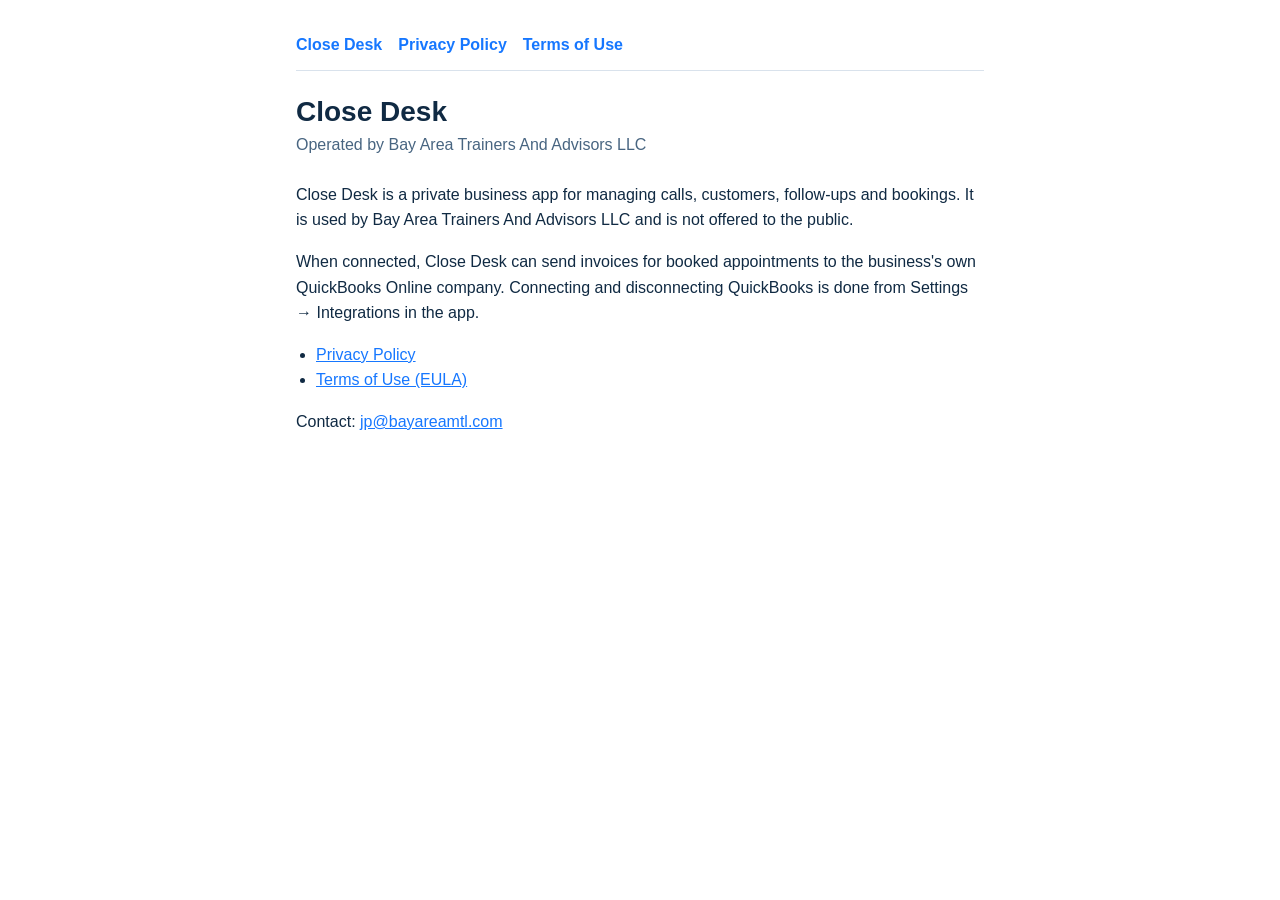
<file: index.html>
<!doctype html><html lang="en"><head><meta charset="utf-8"><meta name="viewport" content="width=device-width,initial-scale=1"><title>Close Desk</title><link rel="stylesheet" href="style.css"></head>
<body><main><nav><a href="./">Close Desk</a><a href="privacy.html">Privacy Policy</a><a href="terms.html">Terms of Use</a></nav>
<h1>Close Desk</h1><p class="meta">Operated by Bay Area Trainers And Advisors LLC</p>
<p>Close Desk is a private business app for managing calls, customers, follow-ups and bookings. It is used by Bay Area Trainers And Advisors LLC and is not offered to the public.</p>
<p>When connected, Close Desk can send invoices for booked appointments to the business's own QuickBooks Online company. Connecting and disconnecting QuickBooks is done from Settings → Integrations in the app.</p>
<ul><li><a href="privacy.html">Privacy Policy</a></li><li><a href="terms.html">Terms of Use (EULA)</a></li></ul>
<p>Contact: <a href="mailto:jp@bayareamtl.com">jp@bayareamtl.com</a></p></main></body></html>
</file>
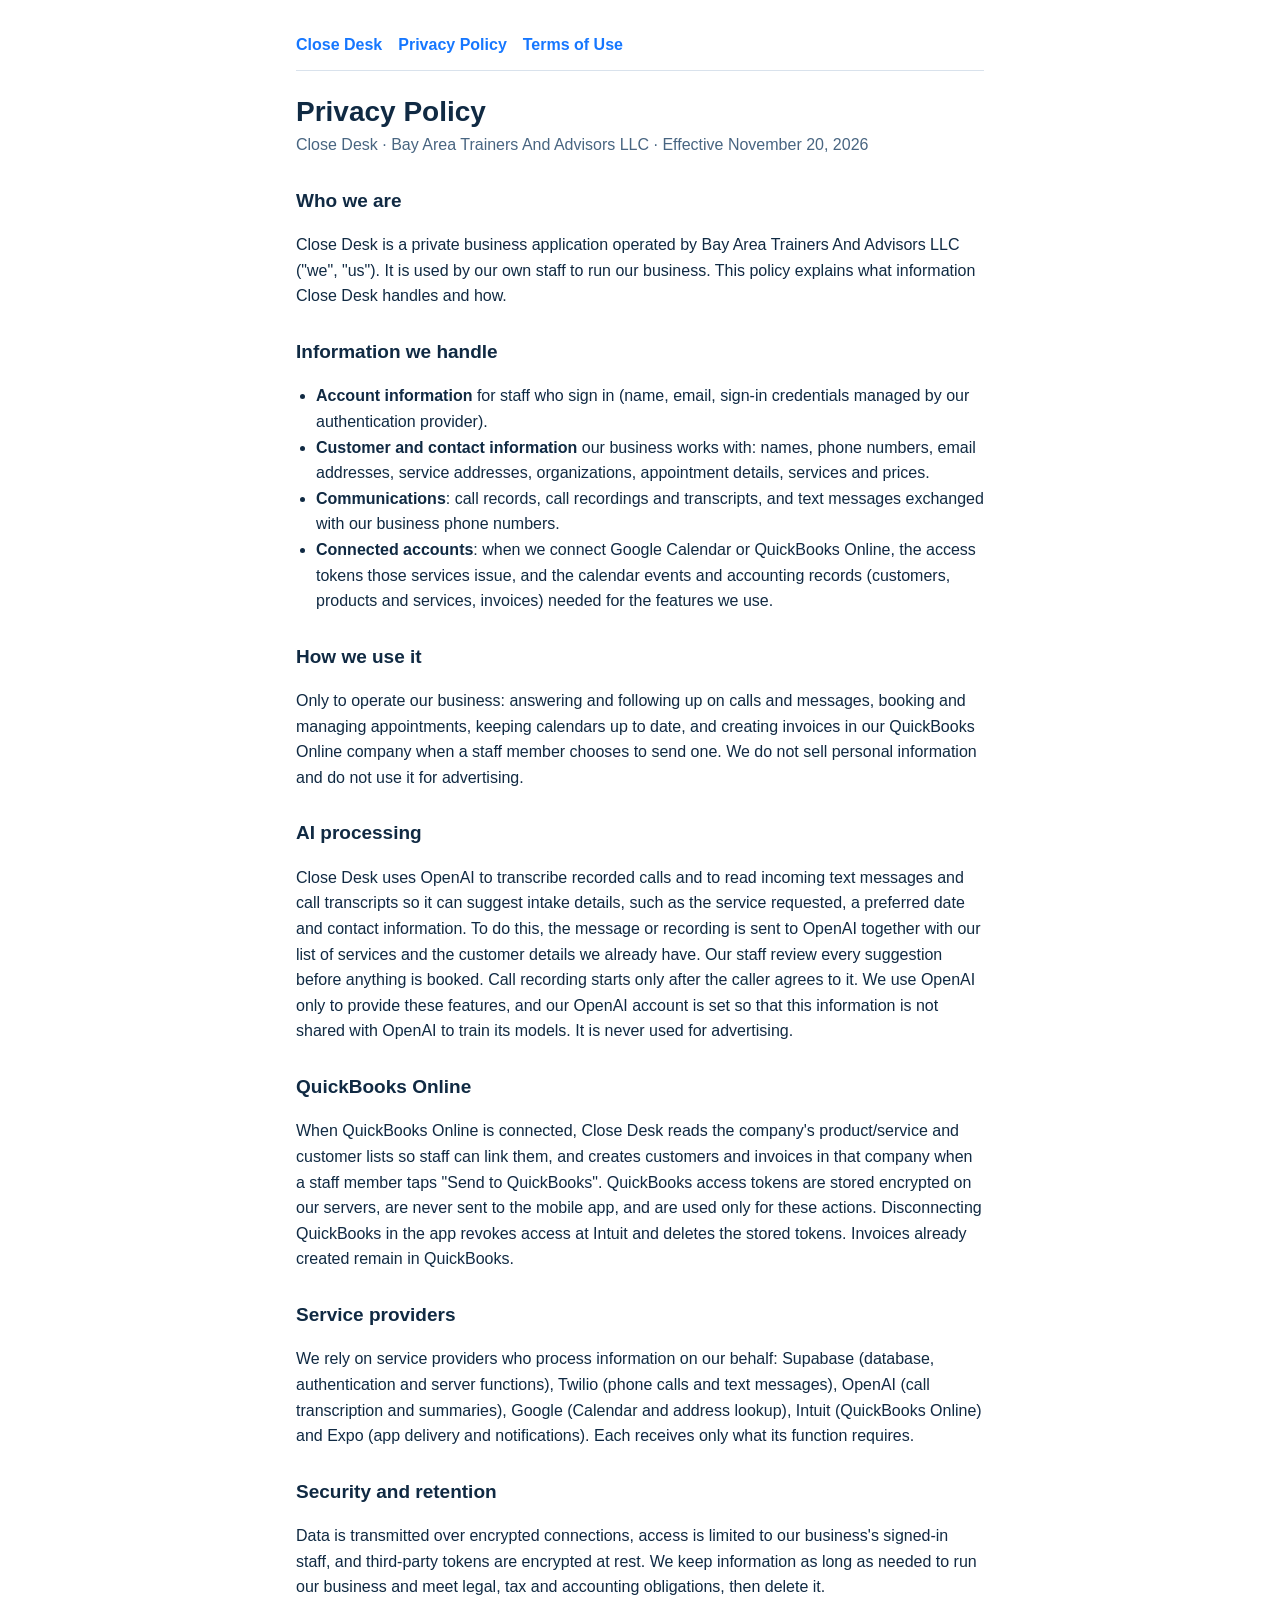
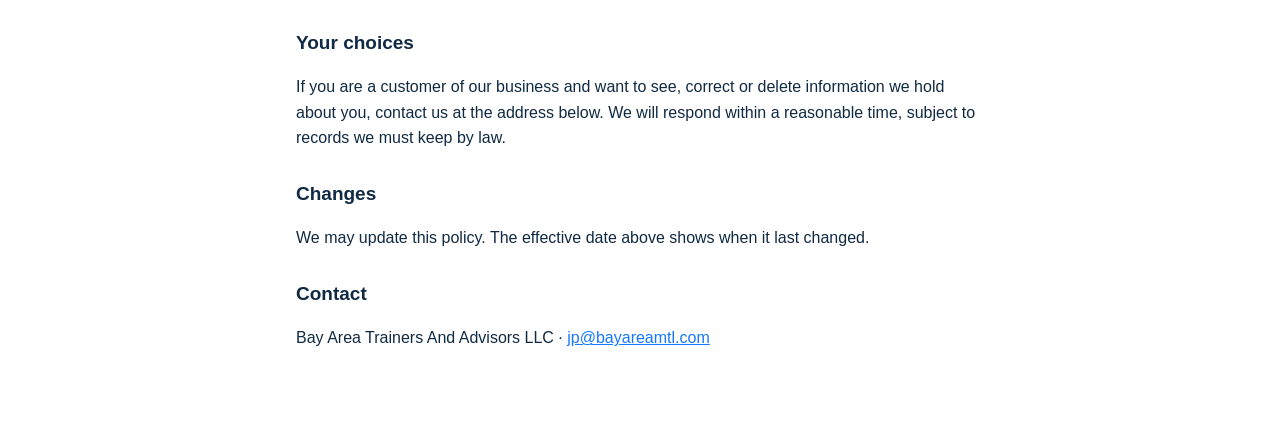
<file: privacy.html>
<!doctype html><html lang="en"><head><meta charset="utf-8"><meta name="viewport" content="width=device-width,initial-scale=1"><title>Privacy Policy</title><link rel="stylesheet" href="style.css"></head>
<body><main><nav><a href="./">Close Desk</a><a href="privacy.html">Privacy Policy</a><a href="terms.html">Terms of Use</a></nav>
<h1>Privacy Policy</h1><p class="meta">Close Desk · Bay Area Trainers And Advisors LLC · Effective November 20, 2026</p>

<h2>Who we are</h2>
<p>Close Desk is a private business application operated by Bay Area Trainers And Advisors LLC ("we", "us"). It is used by our own staff to run our business. This policy explains what information Close Desk handles and how.</p>

<h2>Information we handle</h2>
<ul>
<li><b>Account information</b> for staff who sign in (name, email, sign-in credentials managed by our authentication provider).</li>
<li><b>Customer and contact information</b> our business works with: names, phone numbers, email addresses, service addresses, organizations, appointment details, services and prices.</li>
<li><b>Communications</b>: call records, call recordings and transcripts, and text messages exchanged with our business phone numbers.</li>
<li><b>Connected accounts</b>: when we connect Google Calendar or QuickBooks Online, the access tokens those services issue, and the calendar events and accounting records (customers, products and services, invoices) needed for the features we use.</li>
</ul>

<h2>How we use it</h2>
<p>Only to operate our business: answering and following up on calls and messages, booking and managing appointments, keeping calendars up to date, and creating invoices in our QuickBooks Online company when a staff member chooses to send one. We do not sell personal information and do not use it for advertising.</p>

<h2>AI processing</h2>
<p>Close Desk uses OpenAI to transcribe recorded calls and to read incoming text messages and call transcripts so it can suggest intake details, such as the service requested, a preferred date and contact information. To do this, the message or recording is sent to OpenAI together with our list of services and the customer details we already have. Our staff review every suggestion before anything is booked. Call recording starts only after the caller agrees to it. We use OpenAI only to provide these features, and our OpenAI account is set so that this information is not shared with OpenAI to train its models. It is never used for advertising.</p>
<h2>QuickBooks Online</h2>
<p>When QuickBooks Online is connected, Close Desk reads the company's product/service and customer lists so staff can link them, and creates customers and invoices in that company when a staff member taps "Send to QuickBooks". QuickBooks access tokens are stored encrypted on our servers, are never sent to the mobile app, and are used only for these actions. Disconnecting QuickBooks in the app revokes access at Intuit and deletes the stored tokens. Invoices already created remain in QuickBooks.</p>

<h2>Service providers</h2>
<p>We rely on service providers who process information on our behalf: Supabase (database, authentication and server functions), Twilio (phone calls and text messages), OpenAI (call transcription and summaries), Google (Calendar and address lookup), Intuit (QuickBooks Online) and Expo (app delivery and notifications). Each receives only what its function requires.</p>

<h2>Security and retention</h2>
<p>Data is transmitted over encrypted connections, access is limited to our business's signed-in staff, and third-party tokens are encrypted at rest. We keep information as long as needed to run our business and meet legal, tax and accounting obligations, then delete it.</p>

<h2>Your choices</h2>
<p>If you are a customer of our business and want to see, correct or delete information we hold about you, contact us at the address below. We will respond within a reasonable time, subject to records we must keep by law.</p>

<h2>Changes</h2>
<p>We may update this policy. The effective date above shows when it last changed.</p>

<h2>Contact</h2>
<p>Bay Area Trainers And Advisors LLC · <a href="mailto:jp@bayareamtl.com">jp@bayareamtl.com</a></p>
</main></body></html>
</file>
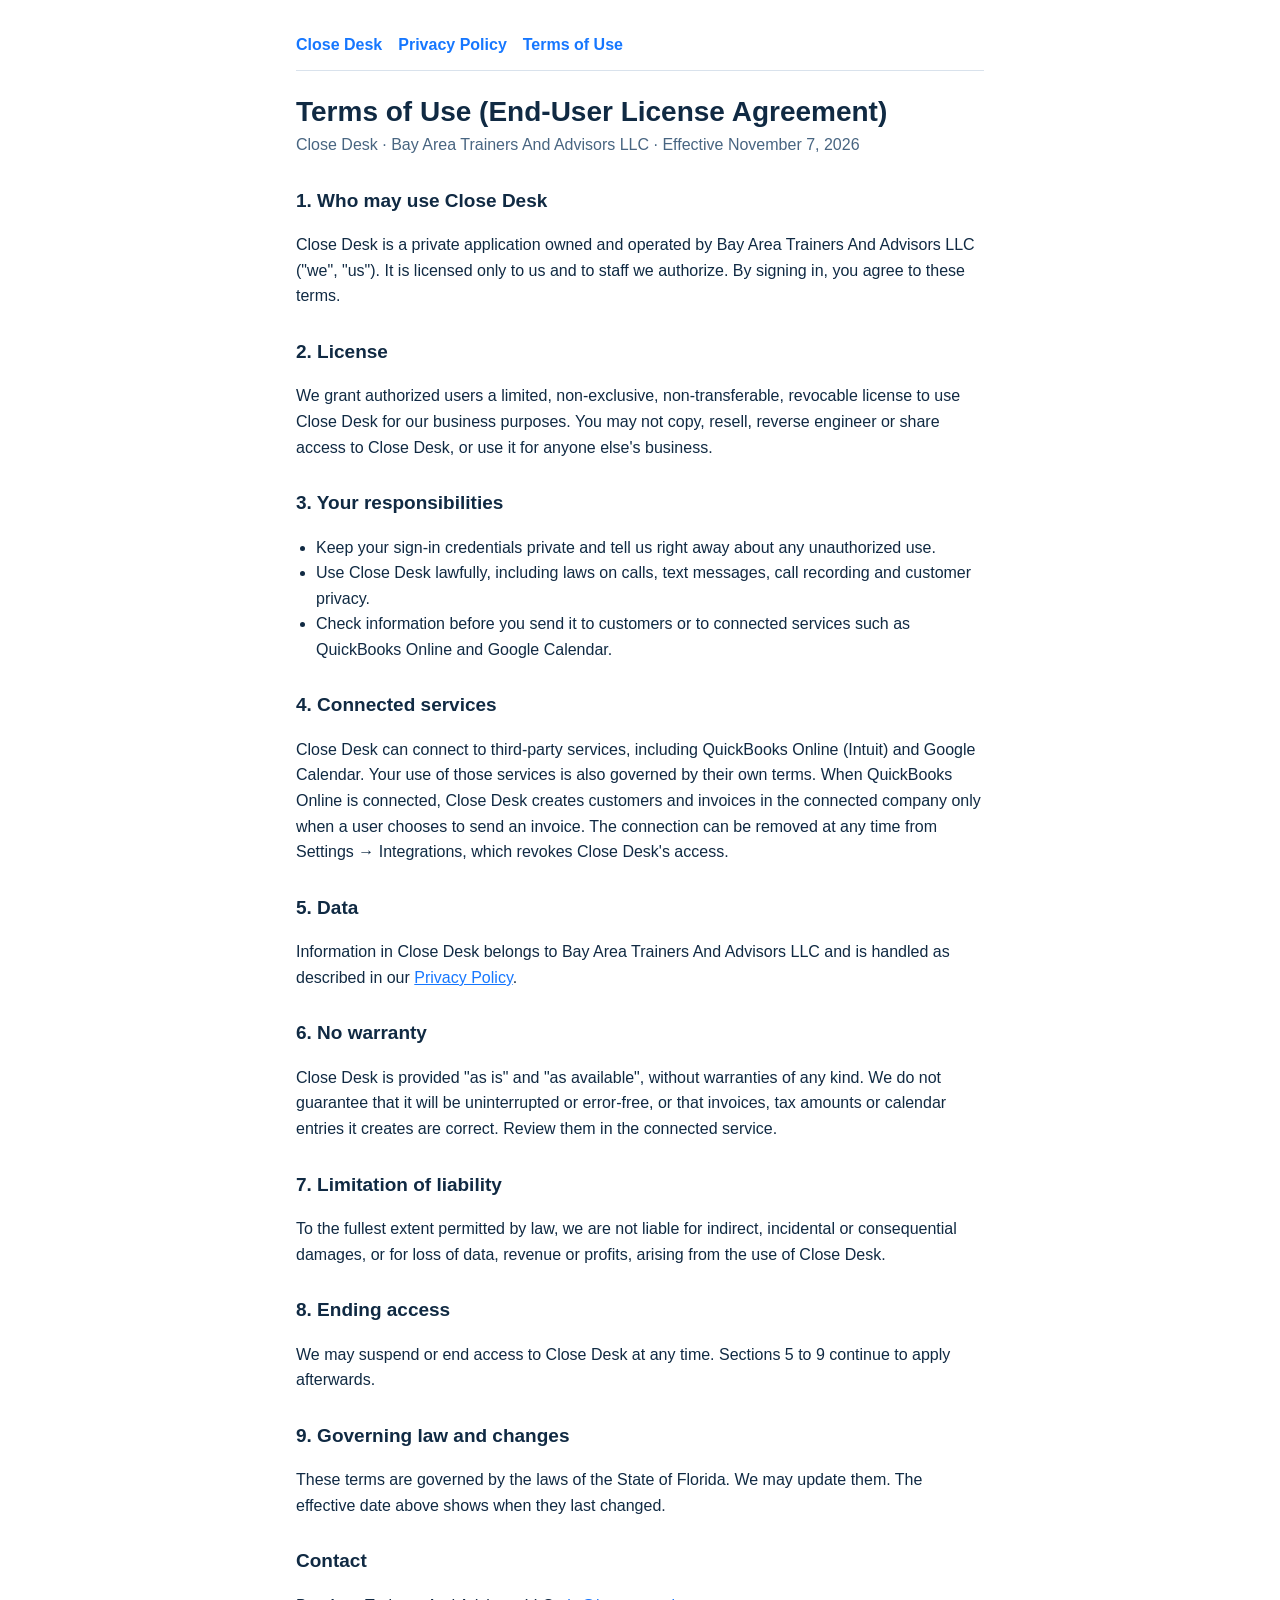
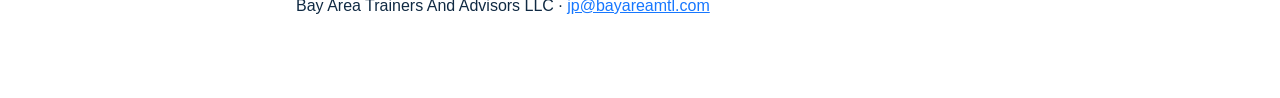
<file: terms.html>
<!doctype html><html lang="en"><head><meta charset="utf-8"><meta name="viewport" content="width=device-width,initial-scale=1"><title>Terms of Use</title><link rel="stylesheet" href="style.css"></head>
<body><main><nav><a href="./">Close Desk</a><a href="privacy.html">Privacy Policy</a><a href="terms.html">Terms of Use</a></nav>
<h1>Terms of Use (End-User License Agreement)</h1><p class="meta">Close Desk · Bay Area Trainers And Advisors LLC · Effective November 7, 2026</p>

<h2>1. Who may use Close Desk</h2>
<p>Close Desk is a private application owned and operated by Bay Area Trainers And Advisors LLC ("we", "us"). It is licensed only to us and to staff we authorize. By signing in, you agree to these terms.</p>

<h2>2. License</h2>
<p>We grant authorized users a limited, non-exclusive, non-transferable, revocable license to use Close Desk for our business purposes. You may not copy, resell, reverse engineer or share access to Close Desk, or use it for anyone else's business.</p>

<h2>3. Your responsibilities</h2>
<ul>
<li>Keep your sign-in credentials private and tell us right away about any unauthorized use.</li>
<li>Use Close Desk lawfully, including laws on calls, text messages, call recording and customer privacy.</li>
<li>Check information before you send it to customers or to connected services such as QuickBooks Online and Google Calendar.</li>
</ul>

<h2>4. Connected services</h2>
<p>Close Desk can connect to third-party services, including QuickBooks Online (Intuit) and Google Calendar. Your use of those services is also governed by their own terms. When QuickBooks Online is connected, Close Desk creates customers and invoices in the connected company only when a user chooses to send an invoice. The connection can be removed at any time from Settings → Integrations, which revokes Close Desk's access.</p>

<h2>5. Data</h2>
<p>Information in Close Desk belongs to Bay Area Trainers And Advisors LLC and is handled as described in our <a href="privacy.html">Privacy Policy</a>.</p>

<h2>6. No warranty</h2>
<p>Close Desk is provided "as is" and "as available", without warranties of any kind. We do not guarantee that it will be uninterrupted or error-free, or that invoices, tax amounts or calendar entries it creates are correct. Review them in the connected service.</p>

<h2>7. Limitation of liability</h2>
<p>To the fullest extent permitted by law, we are not liable for indirect, incidental or consequential damages, or for loss of data, revenue or profits, arising from the use of Close Desk.</p>

<h2>8. Ending access</h2>
<p>We may suspend or end access to Close Desk at any time. Sections 5 to 9 continue to apply afterwards.</p>

<h2>9. Governing law and changes</h2>
<p>These terms are governed by the laws of the State of Florida. We may update them. The effective date above shows when they last changed.</p>

<h2>Contact</h2>
<p>Bay Area Trainers And Advisors LLC · <a href="mailto:jp@bayareamtl.com">jp@bayareamtl.com</a></p>
</main></body></html>
</file>
<file: style.css>
:root{--bg:#fff;--fg:#102A43;--muted:#486581;--accent:#1677FF;--line:#D9E2EC}
@media (prefers-color-scheme:dark){:root{--bg:#0B1B2B;--fg:#E6EEF6;--muted:#9FB3C8;--accent:#5AA2FF;--line:#243B53}}
*{box-sizing:border-box}body{margin:0;background:var(--bg);color:var(--fg);font:16px/1.6 -apple-system,BlinkMacSystemFont,"Segoe UI",Roboto,sans-serif}
main{max-width:720px;margin:0 auto;padding:32px 16px 64px}h1{font-size:28px;line-height:1.2;margin:0 0 4px}h2{font-size:19px;margin:28px 0 8px}
p,li{color:var(--fg)}.meta{color:var(--muted);margin:0 0 24px}a{color:var(--accent)}ul{padding-left:20px}nav{border-bottom:1px solid var(--line);padding-bottom:12px;margin-bottom:24px}nav a{margin-right:16px;font-weight:600;text-decoration:none}
</file>
